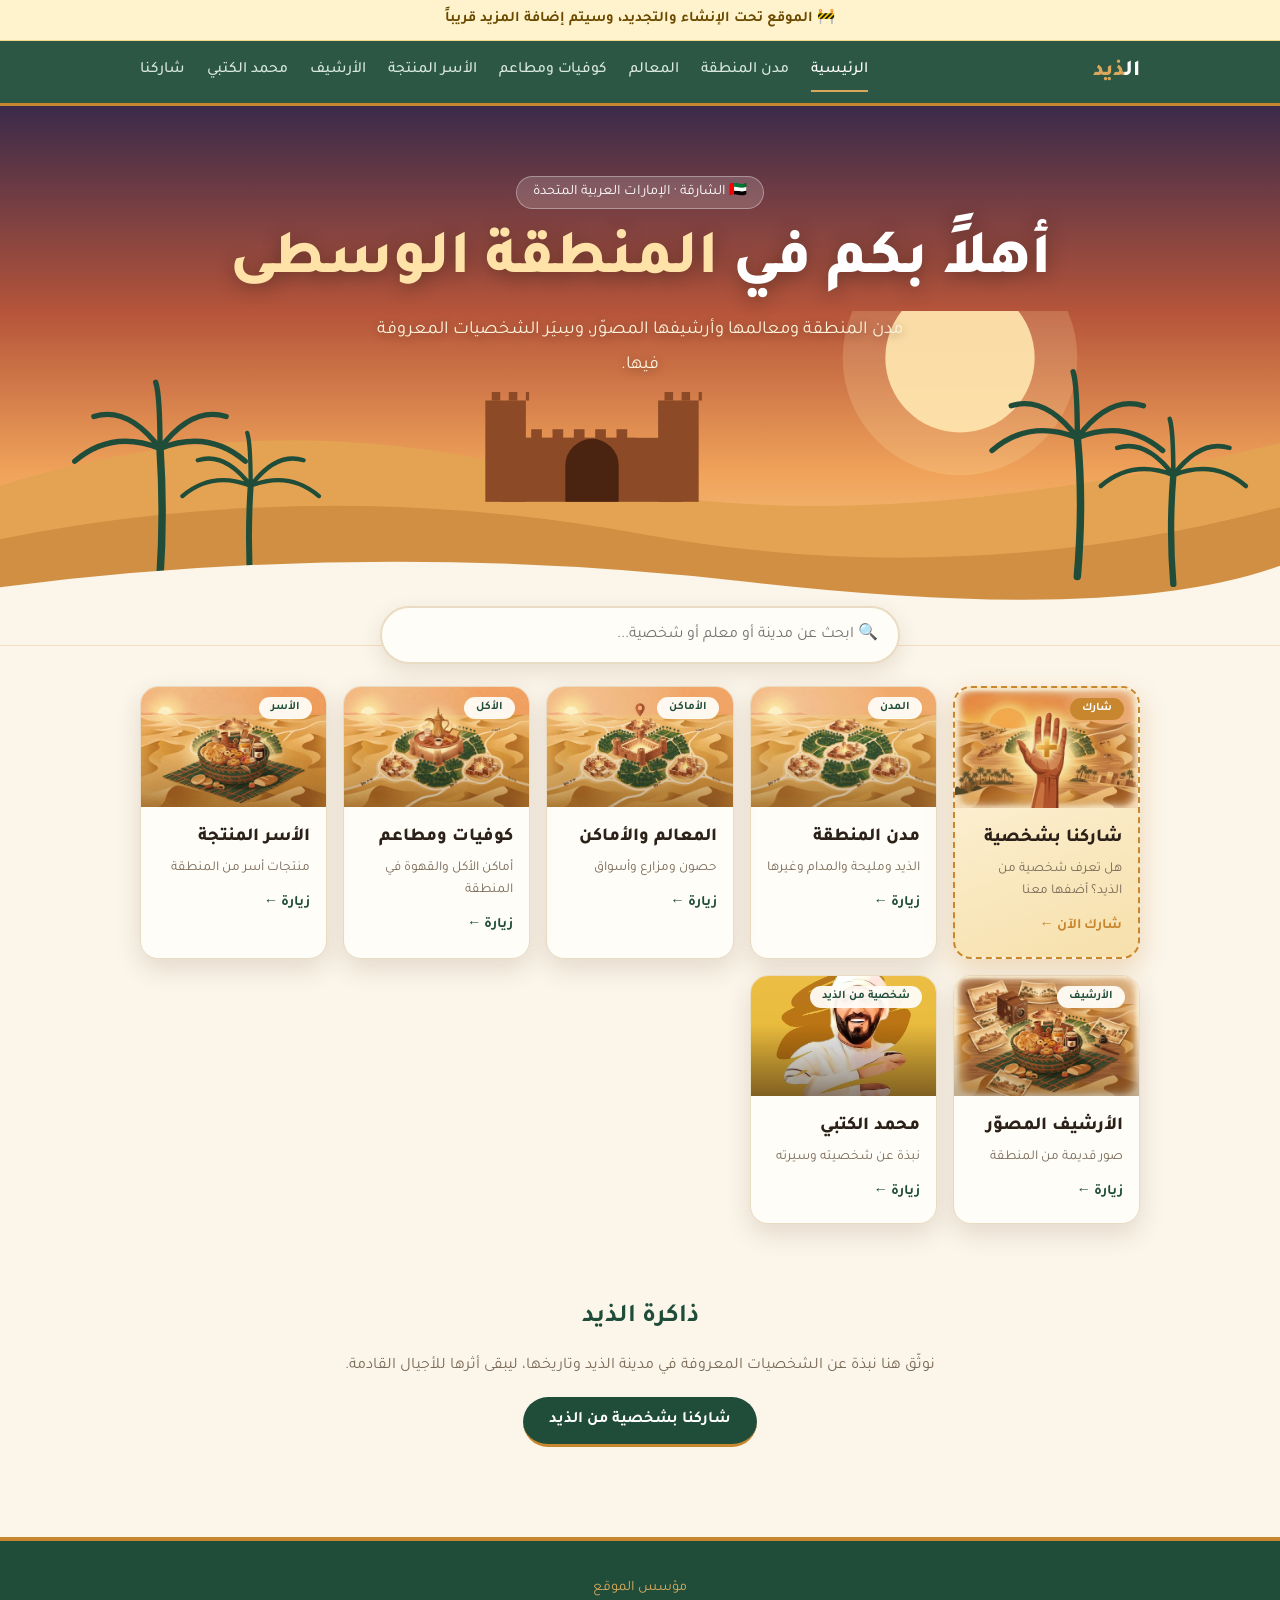
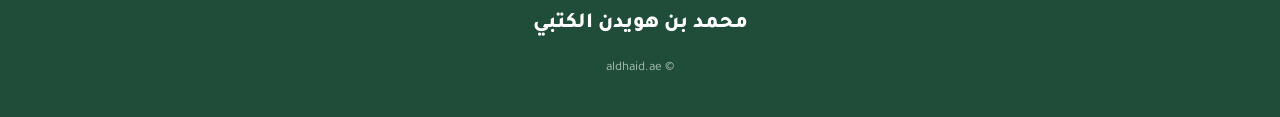
<file: index.html>
<!DOCTYPE html>
<html lang="ar" dir="rtl">
<head>
<meta charset="utf-8">
<meta name="viewport" content="width=device-width,initial-scale=1">
<title>الذيد | aldhaid.ae</title>
<meta name="description" content="موقع الذيد: مدينة الذيد وأهلها في مكان واحد">
<meta name="theme-color" content="#1f4d3a">
<link rel="preconnect" href="https://fonts.googleapis.com">
<link href="https://fonts.googleapis.com/css2?family=Tajawal:wght@400;500;700;800&display=swap" rel="stylesheet">
<link rel="stylesheet" href="style.css">
</head>
<body>
<div class="construction">🚧 الموقع تحت الإنشاء والتجديد، وسيتم إضافة المزيد قريباً</div>
<header class="site"><div class="wrap"><a class="logo" href="index.html">ال<span>ذيد</span></a><nav id="nav"></nav></div></header>

<section class="hero">
  <div class="text">
    <span class="badge">🇦🇪 الشارقة · الإمارات العربية المتحدة</span>
    <h1>أهلاً بكم في <em>المنطقة الوسطى</em></h1>
    <p>مدن المنطقة ومعالمها وأرشيفها المصوّر، وسِيَر الشخصيات المعروفة فيها.</p>
  </div>
  <svg class="scene" viewBox="0 0 1200 400" preserveAspectRatio="xMidYMax slice" aria-hidden="true">
  <circle cx="900" cy="130" r="70" fill="#ffe7b0" opacity=".9"/>
  <circle cx="900" cy="130" r="110" fill="#ffe7b0" opacity=".2"/>
  <path d="M0 250 Q250 170 520 240 T1200 210 V400 H0Z" fill="#e3a352"/>
  <g fill="#8c4a26">
    <rect x="470" y="205" width="170" height="60"/>
    <rect x="455" y="170" width="38" height="95"/><rect x="617" y="170" width="38" height="95"/>
    <path d="M455 170h6v-8h8v8h8v-8h8v8h8v-8h3v8z"/><path d="M617 170h6v-8h8v8h8v-8h8v8h8v-8h3v8z"/>
    <path d="M470 205h8v-8h10v8h10v-8h10v8h10v-8h10v8h10v-8h10v8h10v-8h10v8h10v-8h10v8h8v8H470z"/>
    <path d="M530 265v-34a25 25 0 0 1 50 0v34z" fill="#4a2410"/>
  </g>
  <path d="M0 300 Q300 240 600 295 T1200 270 V400 H0Z" fill="#d08f42"/>
  <g fill="#1f4d3a" stroke="#1f4d3a" stroke-linecap="round">
    <g transform="translate(150 215)"><path d="M0 120 Q4 60 0 0" stroke-width="7" fill="none"/><path d="M0 0 Q-45 -18 -80 12M0 0 Q-30 -40 -62 -30M0 0 Q0 -50 -4 -62M0 0 Q30 -40 62 -30M0 0 Q45 -18 80 12" stroke-width="5" fill="none"/></g>
    <g transform="translate(235 250) scale(.8)"><path d="M0 120 Q-4 60 0 0" stroke-width="7" fill="none"/><path d="M0 0 Q-45 -18 -80 12M0 0 Q-30 -40 -62 -30M0 0 Q0 -50 -4 -62M0 0 Q30 -40 62 -30M0 0 Q45 -18 80 12" stroke-width="5" fill="none"/></g>
    <g transform="translate(1010 205)"><path d="M0 130 Q6 60 0 0" stroke-width="7" fill="none"/><path d="M0 0 Q-45 -18 -80 12M0 0 Q-30 -40 -62 -30M0 0 Q0 -50 -4 -62M0 0 Q30 -40 62 -30M0 0 Q45 -18 80 12" stroke-width="5" fill="none"/></g>
    <g transform="translate(1100 240) scale(.85)"><path d="M0 120 Q-5 60 0 0" stroke-width="7" fill="none"/><path d="M0 0 Q-45 -18 -80 12M0 0 Q-30 -40 -62 -30M0 0 Q0 -50 -4 -62M0 0 Q30 -40 62 -30M0 0 Q45 -18 80 12" stroke-width="5" fill="none"/></g>
  </g>
  <path d="M0 345 Q350 300 700 340 T1200 325 V400 H0Z" fill="#fbf5ea"/>
</svg>
</section>

<main class="wrap sections">
  <div class="search"><input id="q" type="search" placeholder="🔍 ابحث عن مدينة أو معلم أو شخصية..." autocomplete="off"></div>
  <div class="grid" id="tiles"></div>
  <div class="grid" id="results" hidden></div>
  <p class="noresult" id="noresult" hidden>لا توجد نتائج مطابقة.</p>

  <section class="about">
    <h2>ذاكرة الذيد</h2>
    <p>نوثّق هنا نبذة عن الشخصيات المعروفة في مدينة الذيد وتاريخها، ليبقى أثرها للأجيال القادمة.</p>
    <a class="cta" href="participate.html">شاركنا بشخصية من الذيد</a>
  </section>
</main>

<footer class="founder">
  <div class="label">مؤسس الموقع</div>
  <div class="name">محمد بن هويدن الكتبي</div>
  <small>© aldhaid.ae</small>
</footer>
<script src="site.js"></script>
</body>
</html>
</file>
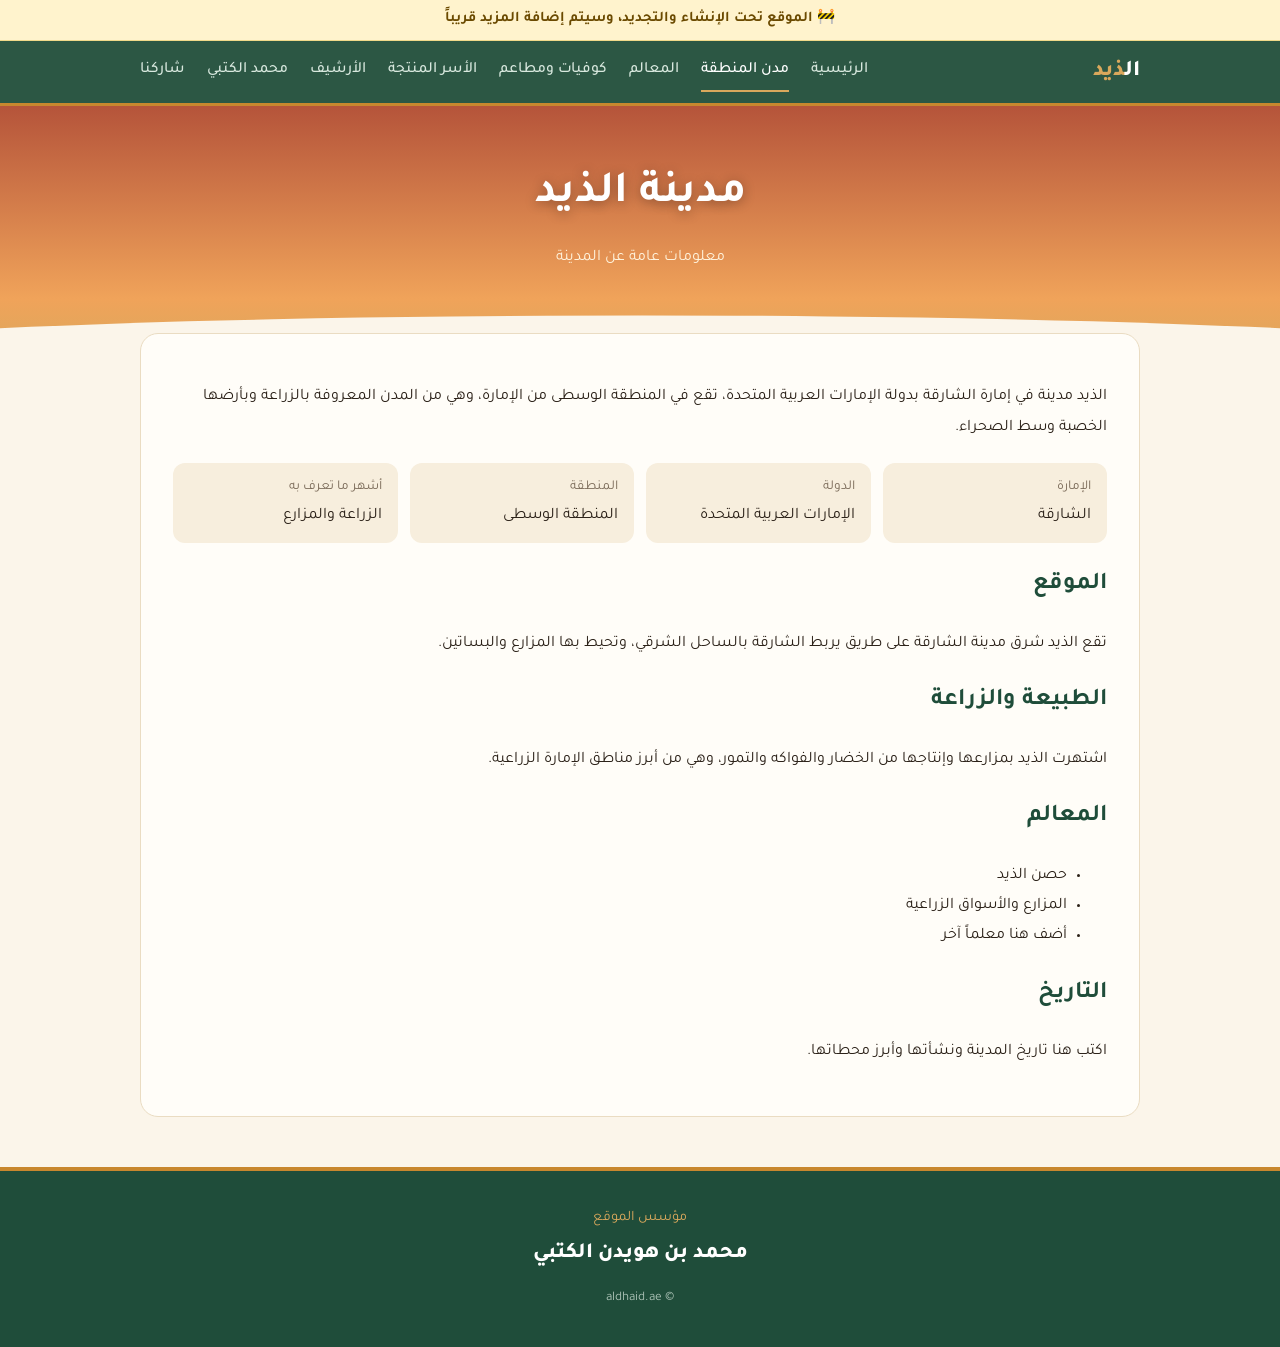
<file: aldhaid.html>
<!DOCTYPE html>
<html lang="ar" dir="rtl">
<head>
<meta charset="utf-8">
<meta name="viewport" content="width=device-width,initial-scale=1">
<title>مدينة الذيد | aldhaid.ae</title>
<meta name="description" content="معلومات عامة عن مدينة الذيد في إمارة الشارقة">
<link rel="preconnect" href="https://fonts.googleapis.com">
<link href="https://fonts.googleapis.com/css2?family=Tajawal:wght@400;500;700;800&display=swap" rel="stylesheet">
<link rel="stylesheet" href="style.css">
</head>
<body>
<div class="construction">🚧 الموقع تحت الإنشاء والتجديد، وسيتم إضافة المزيد قريباً</div>
<header class="site"><div class="wrap"><a class="logo" href="index.html">ال<span>ذيد</span></a><nav id="nav"></nav></div></header>
<section class="page-hero"><h1>مدينة الذيد</h1><p>معلومات عامة عن المدينة</p></section>
<main class="wrap">
<article>
  <p>الذيد مدينة في إمارة الشارقة بدولة الإمارات العربية المتحدة، تقع في المنطقة الوسطى من الإمارة، وهي من المدن المعروفة بالزراعة وبأرضها الخصبة وسط الصحراء.</p>
  <div class="facts">
    <div><b>الإمارة</b>الشارقة</div>
    <div><b>الدولة</b>الإمارات العربية المتحدة</div>
    <div><b>المنطقة</b>المنطقة الوسطى</div>
    <div><b>أشهر ما تعرف به</b>الزراعة والمزارع</div>
  </div>

  <h2>الموقع</h2>
  <p>تقع الذيد شرق مدينة الشارقة على طريق يربط الشارقة بالساحل الشرقي، وتحيط بها المزارع والبساتين.</p>

  <h2>الطبيعة والزراعة</h2>
  <p>اشتهرت الذيد بمزارعها وإنتاجها من الخضار والفواكه والتمور، وهي من أبرز مناطق الإمارة الزراعية.</p>

  <h2>المعالم</h2>
  <ul>
    <li>حصن الذيد</li>
    <li>المزارع والأسواق الزراعية</li>
    <li>أضف هنا معلماً آخر</li>
  </ul>

  <h2>التاريخ</h2>
  <p>اكتب هنا تاريخ المدينة ونشأتها وأبرز محطاتها.</p>
</article>
</main>
<footer class="founder">
  <div class="label">مؤسس الموقع</div>
  <div class="name">محمد بن هويدن الكتبي</div>
  <small>© aldhaid.ae</small>
</footer>
<script src="site.js"></script>
</body>
</html>
</file>
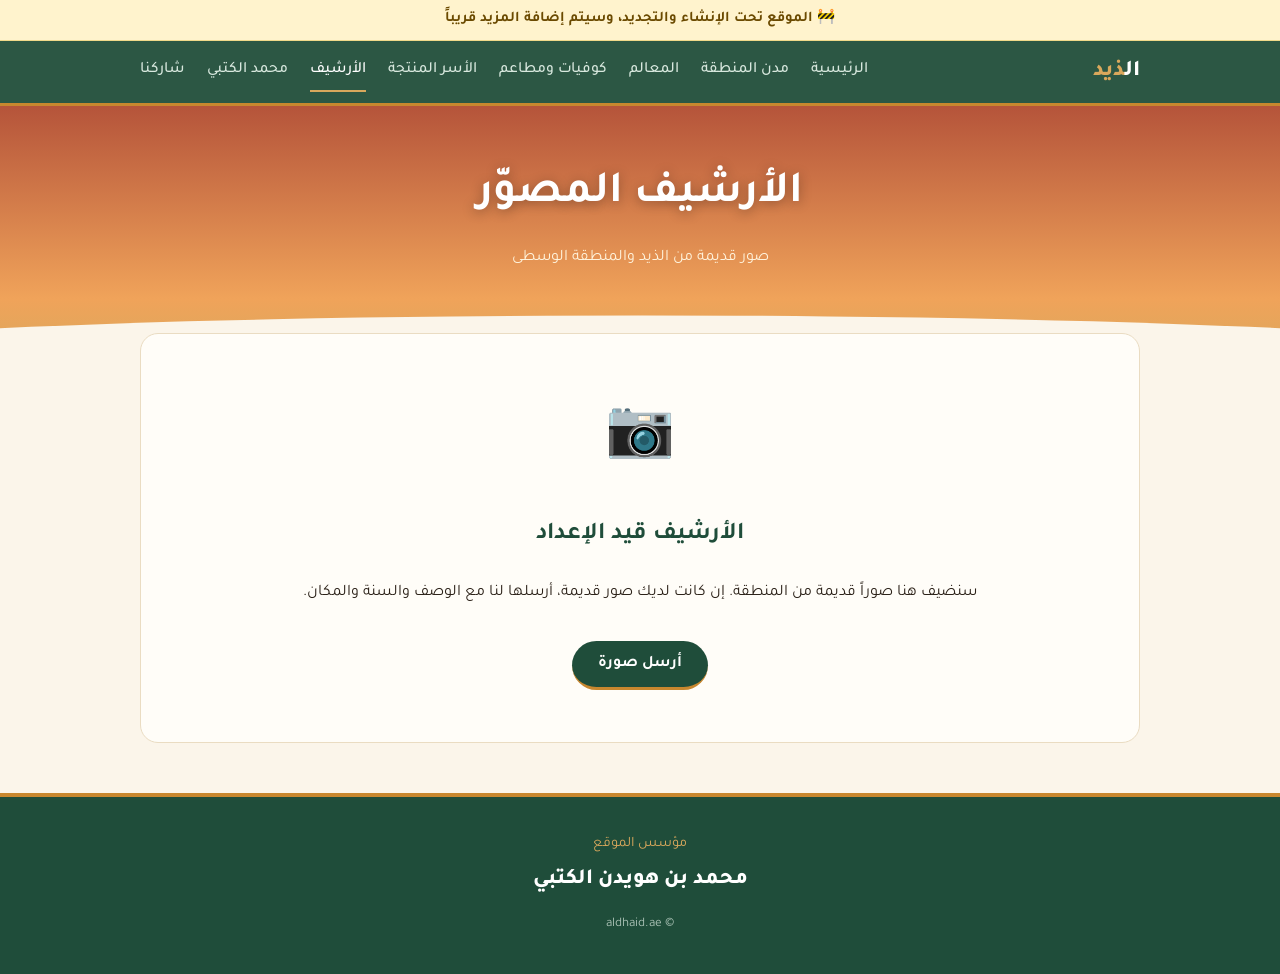
<file: archive.html>
<!DOCTYPE html>
<html lang="ar" dir="rtl">
<head>
<meta charset="utf-8">
<meta name="viewport" content="width=device-width,initial-scale=1">
<title>الأرشيف المصوّر | aldhaid.ae</title>
<meta name="description" content="صور قديمة من المنطقة الوسطى">
<link rel="preconnect" href="https://fonts.googleapis.com">
<link href="https://fonts.googleapis.com/css2?family=Tajawal:wght@400;500;700;800&display=swap" rel="stylesheet">
<link rel="stylesheet" href="style.css">
</head>
<body>
<div class="construction">🚧 الموقع تحت الإنشاء والتجديد، وسيتم إضافة المزيد قريباً</div>
<header class="site"><div class="wrap"><a class="logo" href="index.html">ال<span>ذيد</span></a><nav id="nav"></nav></div></header>
<section class="page-hero"><h1>الأرشيف المصوّر</h1><p>صور قديمة من الذيد والمنطقة الوسطى</p></section>
<main class="wrap">
<article>
  <div class="empty" id="archive-empty" hidden>
    <div class="big">📷</div>
    <h2>الأرشيف قيد الإعداد</h2>
    <p>سنضيف هنا صوراً قديمة من المنطقة. إن كانت لديك صور قديمة، أرسلها لنا مع الوصف والسنة والمكان.</p>
    <a class="cta" href="participate.html">أرسل صورة</a>
  </div>
  <div class="gallery" id="gallery"></div>
</article>
<div class="lightbox" id="lightbox" hidden><img alt=""><p></p></div>
</main>
<footer class="founder">
  <div class="label">مؤسس الموقع</div>
  <div class="name">محمد بن هويدن الكتبي</div>
  <small>© aldhaid.ae</small>
</footer>
<script src="site.js"></script>
</body>
</html>
</file>
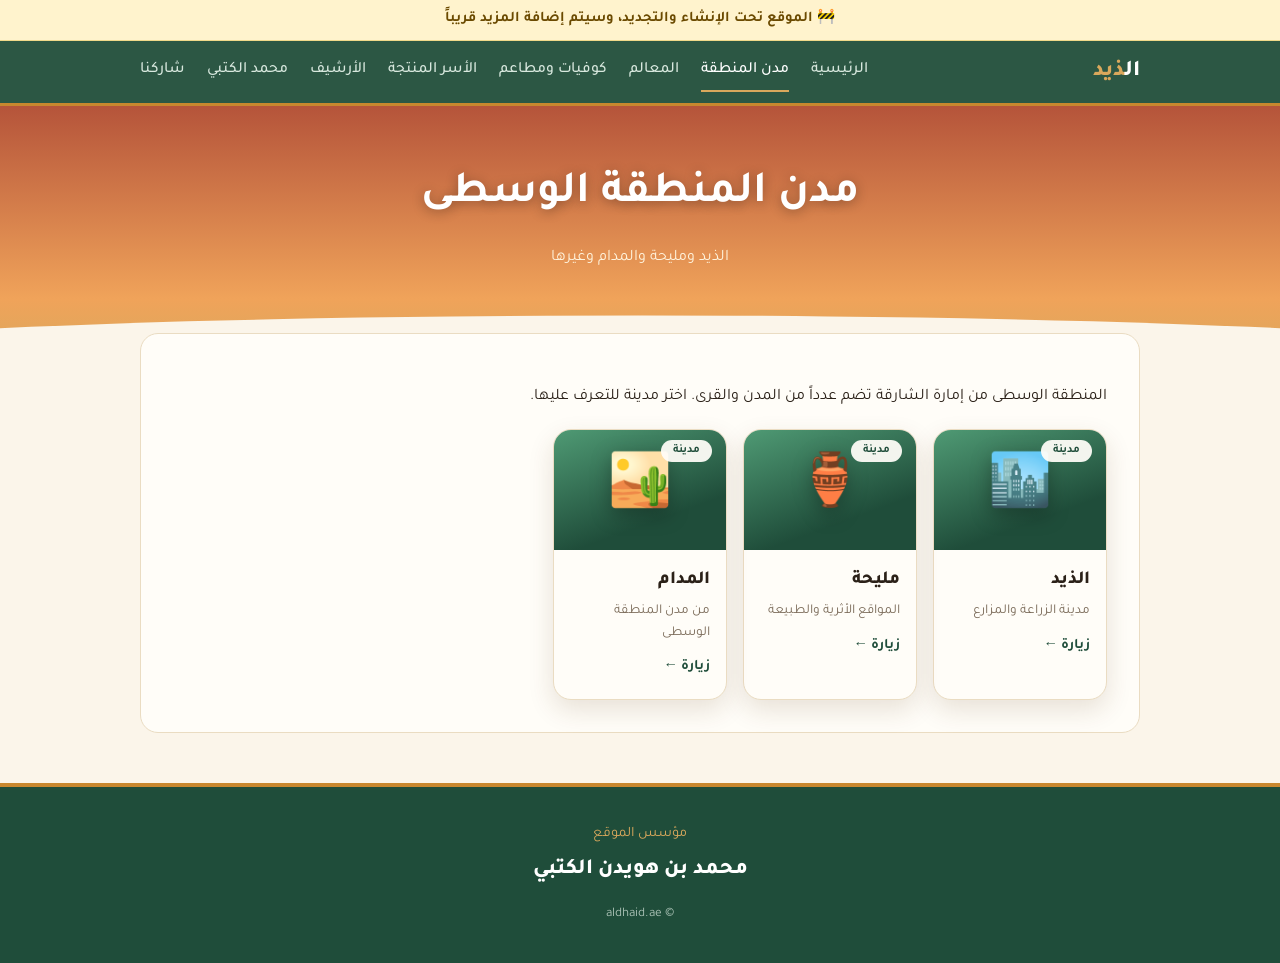
<file: cities.html>
<!DOCTYPE html>
<html lang="ar" dir="rtl">
<head>
<meta charset="utf-8">
<meta name="viewport" content="width=device-width,initial-scale=1">
<title>مدن المنطقة الوسطى | aldhaid.ae</title>
<meta name="description" content="مدن المنطقة الوسطى في إمارة الشارقة">
<link rel="preconnect" href="https://fonts.googleapis.com">
<link href="https://fonts.googleapis.com/css2?family=Tajawal:wght@400;500;700;800&display=swap" rel="stylesheet">
<link rel="stylesheet" href="style.css">
</head>
<body>
<div class="construction">🚧 الموقع تحت الإنشاء والتجديد، وسيتم إضافة المزيد قريباً</div>
<header class="site"><div class="wrap"><a class="logo" href="index.html">ال<span>ذيد</span></a><nav id="nav"></nav></div></header>
<section class="page-hero"><h1>مدن المنطقة الوسطى</h1><p>الذيد ومليحة والمدام وغيرها</p></section>
<main class="wrap">
<article>
  <p>المنطقة الوسطى من إمارة الشارقة تضم عدداً من المدن والقرى. اختر مدينة للتعرف عليها.</p>
  <div class="grid" id="cities"></div>
</article>
</main>
<footer class="founder">
  <div class="label">مؤسس الموقع</div>
  <div class="name">محمد بن هويدن الكتبي</div>
  <small>© aldhaid.ae</small>
</footer>
<script src="site.js"></script>
</body>
</html>
</file>
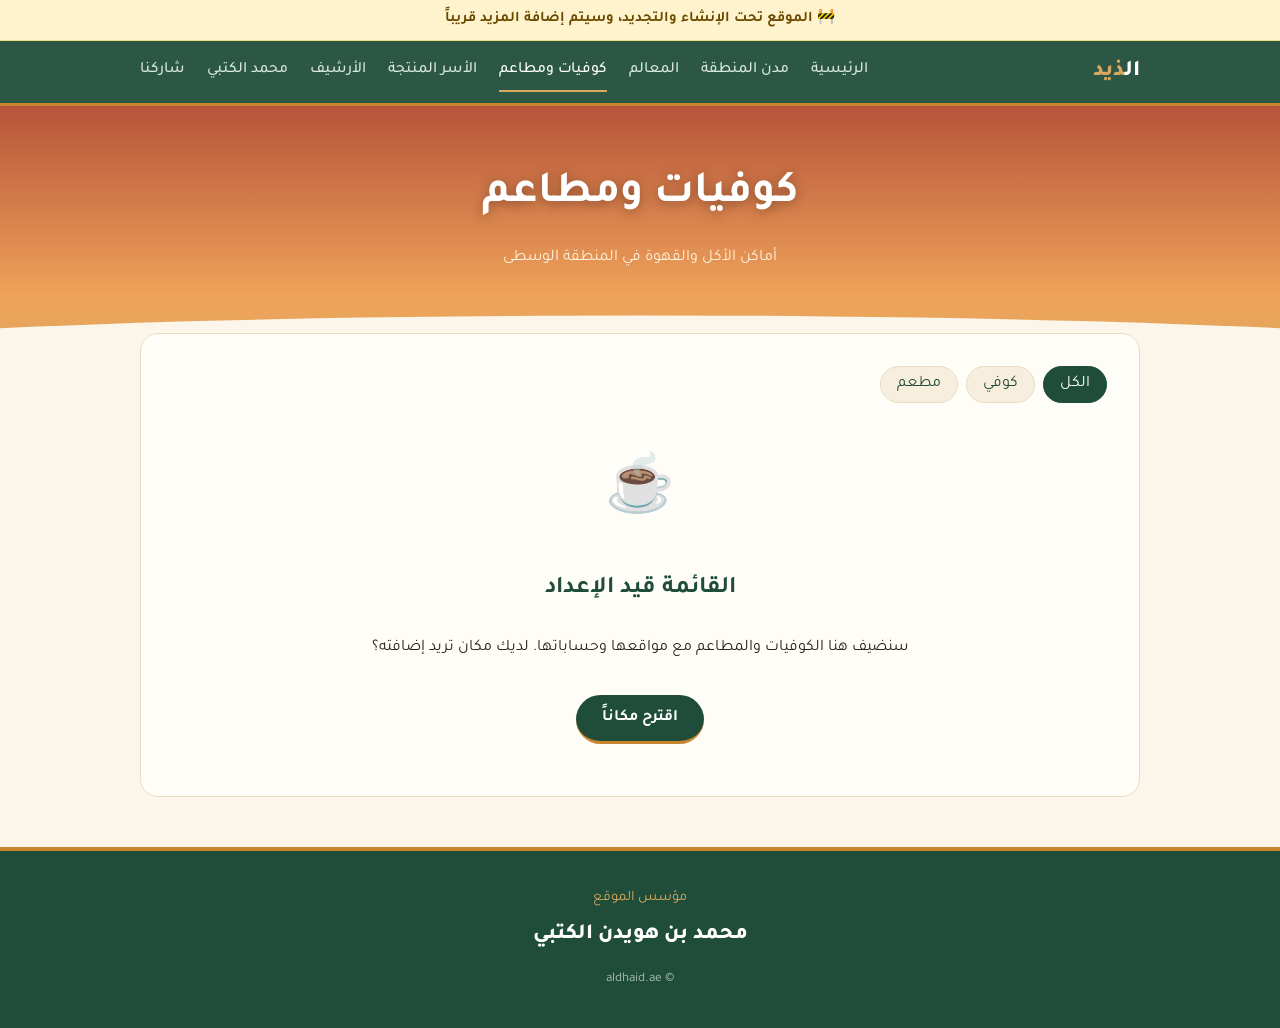
<file: eateries.html>
<!DOCTYPE html>
<html lang="ar" dir="rtl">
<head>
<meta charset="utf-8">
<meta name="viewport" content="width=device-width,initial-scale=1">
<title>كوفيات ومطاعم | aldhaid.ae</title>
<meta name="description" content="كوفيات ومطاعم الذيد والمنطقة الوسطى">
<link rel="preconnect" href="https://fonts.googleapis.com">
<link href="https://fonts.googleapis.com/css2?family=Tajawal:wght@400;500;700;800&display=swap" rel="stylesheet">
<link rel="stylesheet" href="style.css">
</head>
<body>
<div class="construction">🚧 الموقع تحت الإنشاء والتجديد، وسيتم إضافة المزيد قريباً</div>
<header class="site"><div class="wrap"><a class="logo" href="index.html">ال<span>ذيد</span></a><nav id="nav"></nav></div></header>
<section class="page-hero"><h1>كوفيات ومطاعم</h1><p>أماكن الأكل والقهوة في المنطقة الوسطى</p></section>
<main class="wrap">
<article>
  <div class="chips" id="chips"></div>
  <div class="grid" id="eateries"></div>
  <div class="empty" id="eat-empty" hidden>
    <div class="big">☕</div>
    <h2>القائمة قيد الإعداد</h2>
    <p>سنضيف هنا الكوفيات والمطاعم مع مواقعها وحساباتها. لديك مكان تريد إضافته؟</p>
    <a class="cta" href="participate.html">اقترح مكاناً</a>
  </div>
</article>
</main>
<footer class="founder">
  <div class="label">مؤسس الموقع</div>
  <div class="name">محمد بن هويدن الكتبي</div>
  <small>© aldhaid.ae</small>
</footer>
<script src="site.js"></script>
</body>
</html>
</file>
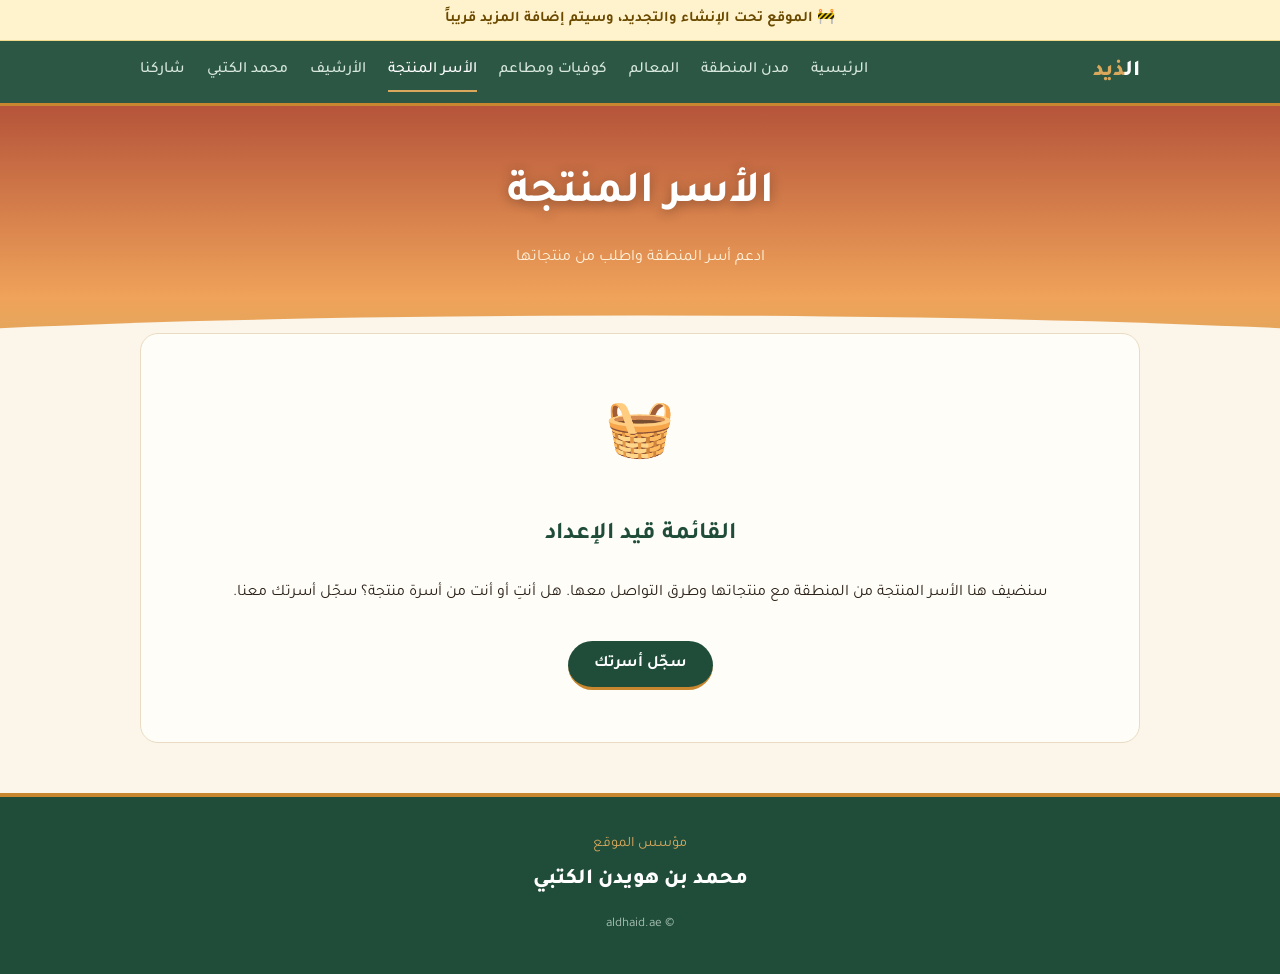
<file: families.html>
<!DOCTYPE html>
<html lang="ar" dir="rtl">
<head>
<meta charset="utf-8">
<meta name="viewport" content="width=device-width,initial-scale=1">
<title>الأسر المنتجة | aldhaid.ae</title>
<meta name="description" content="الأسر المنتجة في الذيد والمنطقة الوسطى">
<link rel="preconnect" href="https://fonts.googleapis.com">
<link href="https://fonts.googleapis.com/css2?family=Tajawal:wght@400;500;700;800&display=swap" rel="stylesheet">
<link rel="stylesheet" href="style.css">
</head>
<body>
<div class="construction">🚧 الموقع تحت الإنشاء والتجديد، وسيتم إضافة المزيد قريباً</div>
<header class="site"><div class="wrap"><a class="logo" href="index.html">ال<span>ذيد</span></a><nav id="nav"></nav></div></header>
<section class="page-hero"><h1>الأسر المنتجة</h1><p>ادعم أسر المنطقة واطلب من منتجاتها</p></section>
<main class="wrap">
<article>
  <div class="chips" id="chips"></div>
  <div class="grid" id="families"></div>
  <div class="empty" id="fam-empty" hidden>
    <div class="big">🧺</div>
    <h2>القائمة قيد الإعداد</h2>
    <p>سنضيف هنا الأسر المنتجة من المنطقة مع منتجاتها وطرق التواصل معها. هل أنتِ أو أنت من أسرة منتجة؟ سجّل أسرتك معنا.</p>
    <a class="cta" href="participate.html">سجّل أسرتك</a>
  </div>
</article>
</main>
<footer class="founder">
  <div class="label">مؤسس الموقع</div>
  <div class="name">محمد بن هويدن الكتبي</div>
  <small>© aldhaid.ae</small>
</footer>
<script src="site.js"></script>
</body>
</html>
</file>
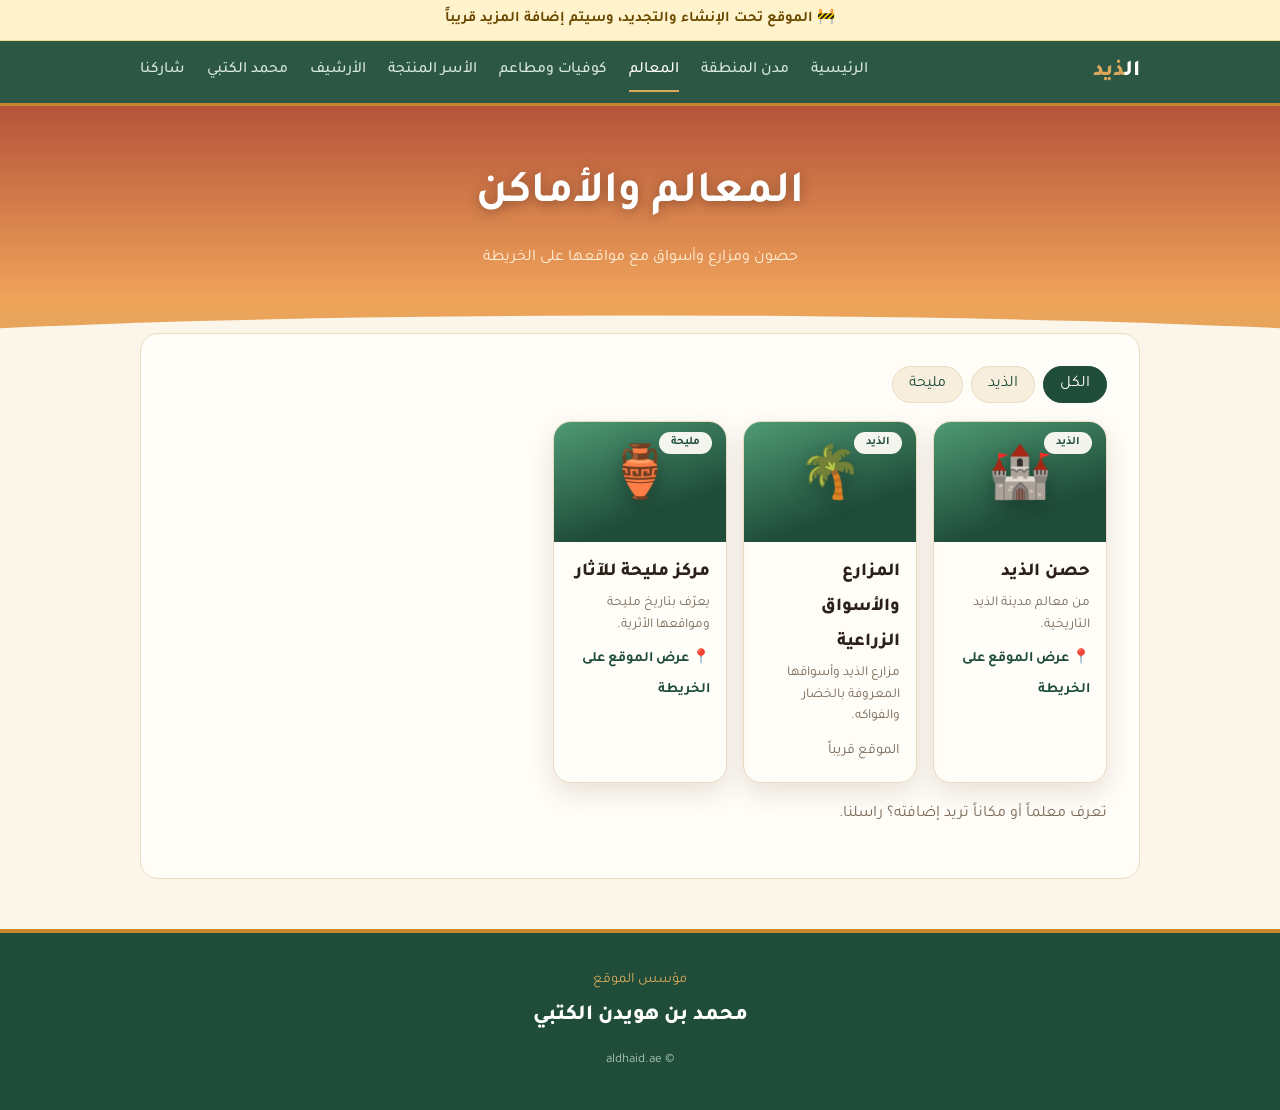
<file: landmarks.html>
<!DOCTYPE html>
<html lang="ar" dir="rtl">
<head>
<meta charset="utf-8">
<meta name="viewport" content="width=device-width,initial-scale=1">
<title>المعالم والأماكن | aldhaid.ae</title>
<meta name="description" content="معالم وأماكن المنطقة الوسطى مع مواقعها على الخريطة">
<link rel="preconnect" href="https://fonts.googleapis.com">
<link href="https://fonts.googleapis.com/css2?family=Tajawal:wght@400;500;700;800&display=swap" rel="stylesheet">
<link rel="stylesheet" href="style.css">
</head>
<body>
<div class="construction">🚧 الموقع تحت الإنشاء والتجديد، وسيتم إضافة المزيد قريباً</div>
<header class="site"><div class="wrap"><a class="logo" href="index.html">ال<span>ذيد</span></a><nav id="nav"></nav></div></header>
<section class="page-hero"><h1>المعالم والأماكن</h1><p>حصون ومزارع وأسواق مع مواقعها على الخريطة</p></section>
<main class="wrap">
<article>
  <div class="chips" id="chips"></div>
  <div class="grid" id="landmarks"></div>
  <p class="soon">تعرف معلماً أو مكاناً تريد إضافته؟ <a href="participate.html">راسلنا</a>.</p>
</article>
</main>
<footer class="founder">
  <div class="label">مؤسس الموقع</div>
  <div class="name">محمد بن هويدن الكتبي</div>
  <small>© aldhaid.ae</small>
</footer>
<script src="site.js"></script>
</body>
</html>
</file>
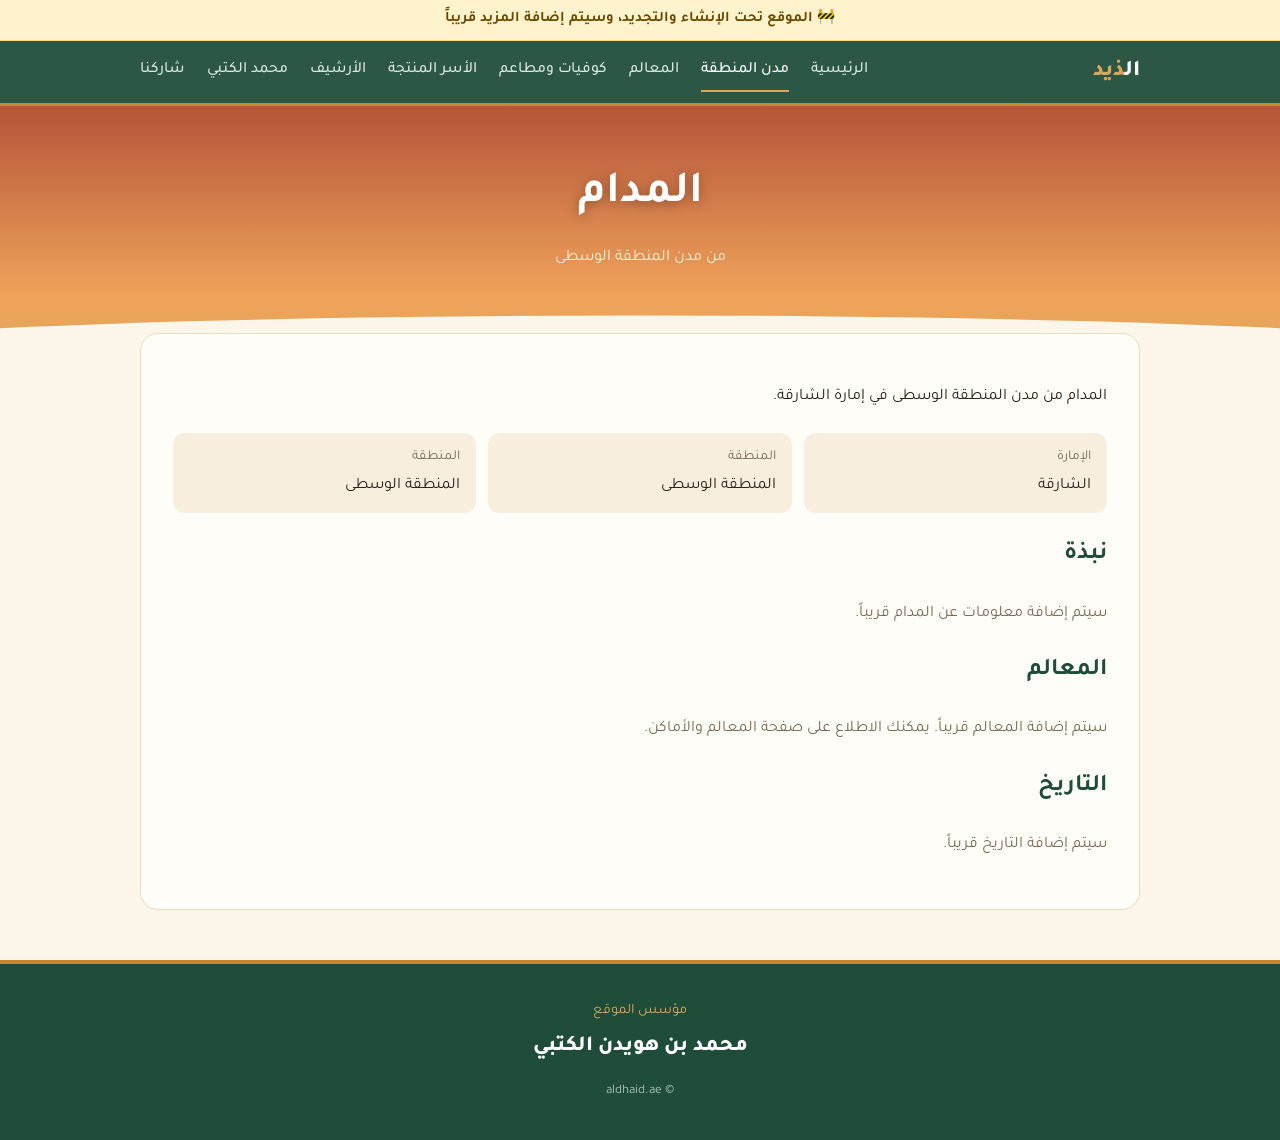
<file: madam.html>
<!DOCTYPE html>
<html lang="ar" dir="rtl">
<head>
<meta charset="utf-8">
<meta name="viewport" content="width=device-width,initial-scale=1">
<title>المدام | aldhaid.ae</title>
<meta name="description" content="معلومات عن المدام في المنطقة الوسطى">
<link rel="preconnect" href="https://fonts.googleapis.com">
<link href="https://fonts.googleapis.com/css2?family=Tajawal:wght@400;500;700;800&display=swap" rel="stylesheet">
<link rel="stylesheet" href="style.css">
</head>
<body>
<div class="construction">🚧 الموقع تحت الإنشاء والتجديد، وسيتم إضافة المزيد قريباً</div>
<header class="site"><div class="wrap"><a class="logo" href="index.html">ال<span>ذيد</span></a><nav id="nav"></nav></div></header>
<section class="page-hero"><h1>المدام</h1><p>من مدن المنطقة الوسطى</p></section>
<main class="wrap">
<article>
  <p>المدام من مدن المنطقة الوسطى في إمارة الشارقة.</p>
  <div class="facts">
    <div><b>الإمارة</b>الشارقة</div>
    <div><b>المنطقة</b>المنطقة الوسطى</div>
    <div><b>المنطقة</b>المنطقة الوسطى</div>
  </div>
  <h2>نبذة</h2>
  <p class="soon">سيتم إضافة معلومات عن المدام قريباً.</p>
  <h2>المعالم</h2>
  <p class="soon">سيتم إضافة المعالم قريباً. يمكنك الاطلاع على <a href="landmarks.html">صفحة المعالم والأماكن</a>.</p>
  <h2>التاريخ</h2>
  <p class="soon">سيتم إضافة التاريخ قريباً.</p>
</article>
</main>
<footer class="founder">
  <div class="label">مؤسس الموقع</div>
  <div class="name">محمد بن هويدن الكتبي</div>
  <small>© aldhaid.ae</small>
</footer>
<script src="site.js"></script>
</body>
</html>
</file>
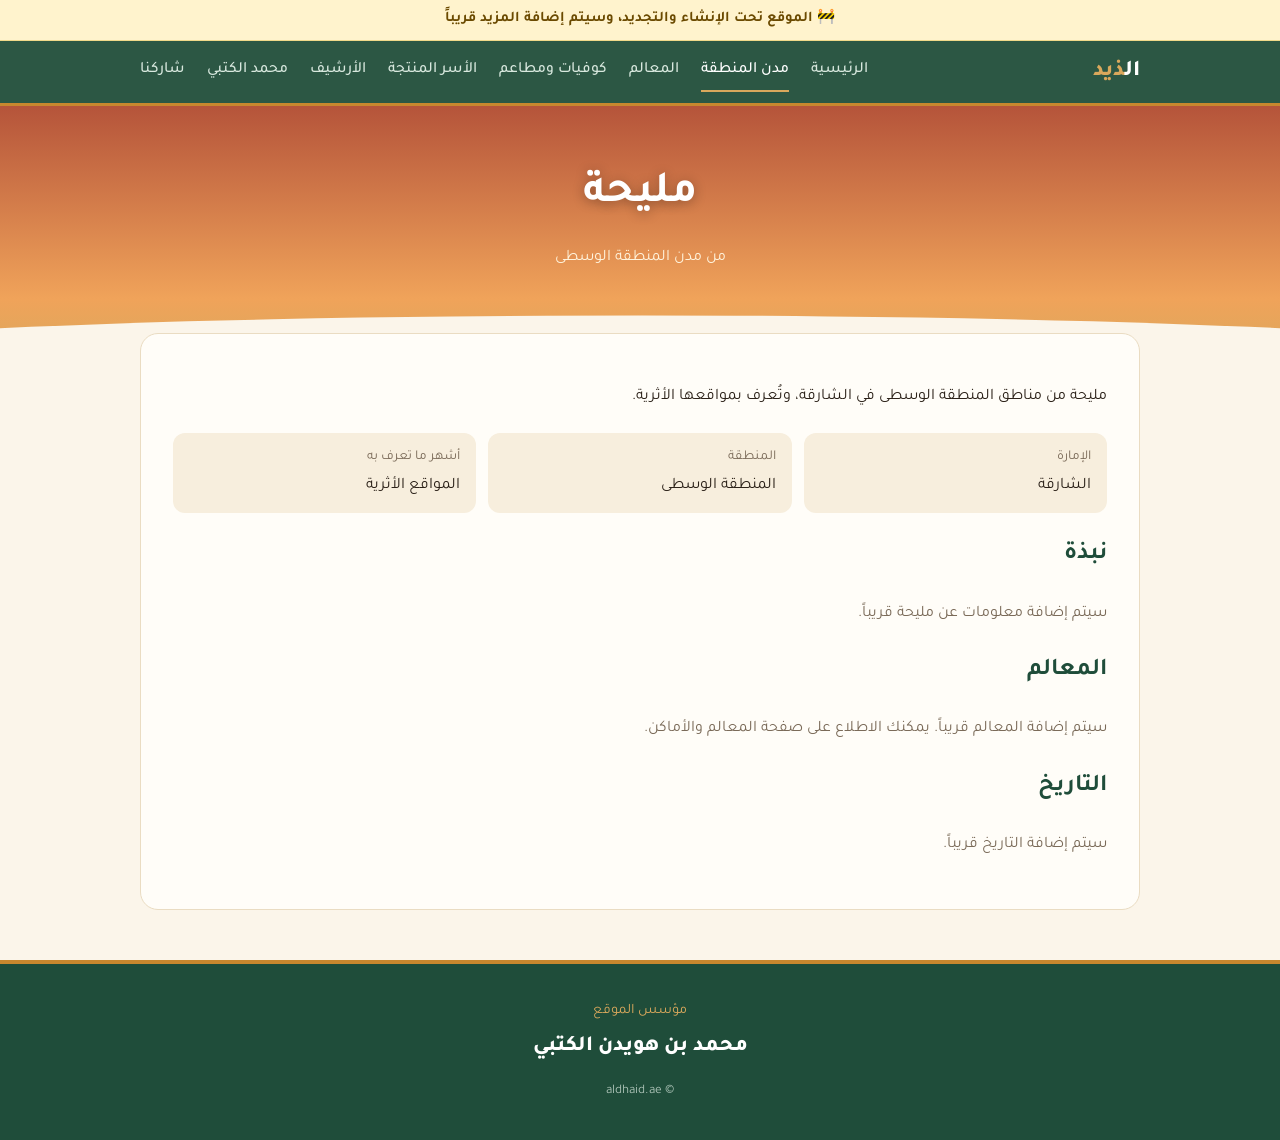
<file: mleiha.html>
<!DOCTYPE html>
<html lang="ar" dir="rtl">
<head>
<meta charset="utf-8">
<meta name="viewport" content="width=device-width,initial-scale=1">
<title>مليحة | aldhaid.ae</title>
<meta name="description" content="معلومات عن مليحة في المنطقة الوسطى">
<link rel="preconnect" href="https://fonts.googleapis.com">
<link href="https://fonts.googleapis.com/css2?family=Tajawal:wght@400;500;700;800&display=swap" rel="stylesheet">
<link rel="stylesheet" href="style.css">
</head>
<body>
<div class="construction">🚧 الموقع تحت الإنشاء والتجديد، وسيتم إضافة المزيد قريباً</div>
<header class="site"><div class="wrap"><a class="logo" href="index.html">ال<span>ذيد</span></a><nav id="nav"></nav></div></header>
<section class="page-hero"><h1>مليحة</h1><p>من مدن المنطقة الوسطى</p></section>
<main class="wrap">
<article>
  <p>مليحة من مناطق المنطقة الوسطى في الشارقة، وتُعرف بمواقعها الأثرية.</p>
  <div class="facts">
    <div><b>الإمارة</b>الشارقة</div>
    <div><b>المنطقة</b>المنطقة الوسطى</div>
    <div><b>أشهر ما تعرف به</b>المواقع الأثرية</div>
  </div>
  <h2>نبذة</h2>
  <p class="soon">سيتم إضافة معلومات عن مليحة قريباً.</p>
  <h2>المعالم</h2>
  <p class="soon">سيتم إضافة المعالم قريباً. يمكنك الاطلاع على <a href="landmarks.html">صفحة المعالم والأماكن</a>.</p>
  <h2>التاريخ</h2>
  <p class="soon">سيتم إضافة التاريخ قريباً.</p>
</article>
</main>
<footer class="founder">
  <div class="label">مؤسس الموقع</div>
  <div class="name">محمد بن هويدن الكتبي</div>
  <small>© aldhaid.ae</small>
</footer>
<script src="site.js"></script>
</body>
</html>
</file>
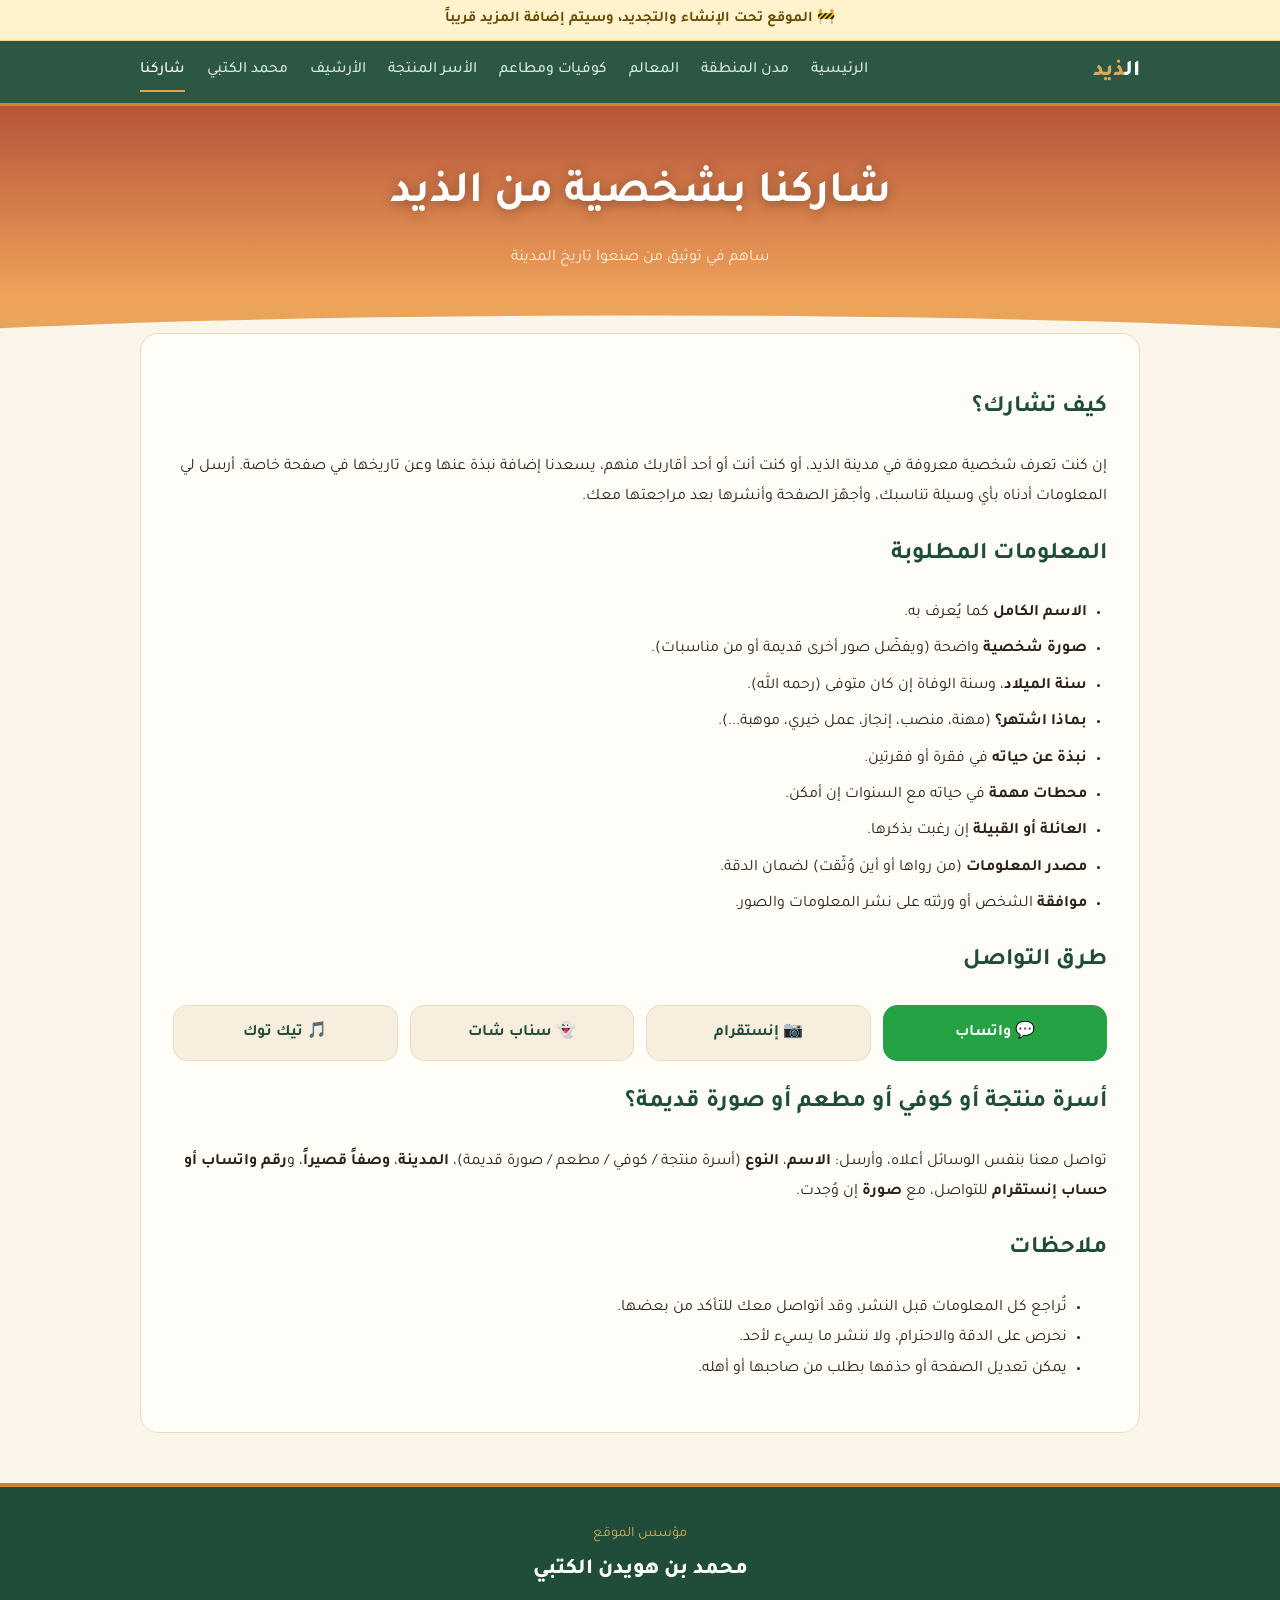
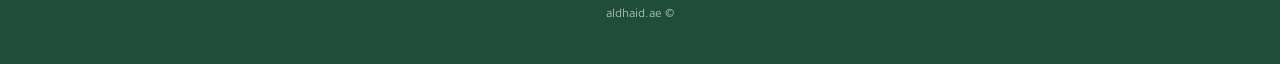
<file: participate.html>
<!DOCTYPE html>
<html lang="ar" dir="rtl">
<head>
<meta charset="utf-8">
<meta name="viewport" content="width=device-width,initial-scale=1">
<title>شاركنا بشخصية | aldhaid.ae</title>
<meta name="description" content="شارك بإضافة شخصية معروفة من الذيد إلى الموقع">
<link rel="preconnect" href="https://fonts.googleapis.com">
<link href="https://fonts.googleapis.com/css2?family=Tajawal:wght@400;500;700;800&display=swap" rel="stylesheet">
<link rel="stylesheet" href="style.css">
</head>
<body>
<div class="construction">🚧 الموقع تحت الإنشاء والتجديد، وسيتم إضافة المزيد قريباً</div>
<header class="site"><div class="wrap"><a class="logo" href="index.html">ال<span>ذيد</span></a><nav id="nav"></nav></div></header>
<section class="page-hero"><h1>شاركنا بشخصية من الذيد</h1><p>ساهم في توثيق من صنعوا تاريخ المدينة</p></section>
<main class="wrap">
<article>
  <h2>كيف تشارك؟</h2>
  <p>إن كنت تعرف شخصية معروفة في مدينة الذيد، أو كنت أنت أو أحد أقاربك منهم، يسعدنا إضافة نبذة عنها وعن تاريخها في صفحة خاصة. أرسل لي المعلومات أدناه بأي وسيلة تناسبك، وأجهّز الصفحة وأنشرها بعد مراجعتها معك.</p>

  <h2>المعلومات المطلوبة</h2>
  <ul class="checklist">
    <li><b>الاسم الكامل</b> كما يُعرف به.</li>
    <li><b>صورة شخصية</b> واضحة (ويفضّل صور أخرى قديمة أو من مناسبات).</li>
    <li><b>سنة الميلاد</b>، وسنة الوفاة إن كان متوفى (رحمه الله).</li>
    <li><b>بماذا اشتهر؟</b> (مهنة، منصب، إنجاز، عمل خيري، موهبة...).</li>
    <li><b>نبذة عن حياته</b> في فقرة أو فقرتين.</li>
    <li><b>محطات مهمة</b> في حياته مع السنوات إن أمكن.</li>
    <li><b>العائلة أو القبيلة</b> إن رغبت بذكرها.</li>
    <li><b>مصدر المعلومات</b> (من رواها أو أين وُثّقت) لضمان الدقة.</li>
    <li><b>موافقة</b> الشخص أو ورثته على نشر المعلومات والصور.</li>
  </ul>

  <h2>طرق التواصل</h2>
  <div class="contact">
    <a class="c wa" href="https://wa.me/971556080700?text=السلام%20عليكم،%20أرغب%20بالمشاركة%20بإضافة%20شخصية%20من%20الذيد%20إلى%20موقع%20aldhaid.ae" target="_blank" rel="noopener">💬 واتساب</a>
    <a class="c" href="https://instagram.com/NCC" target="_blank" rel="noopener">📷 إنستقرام</a>
    <a class="c" href="https://snapchat.com/add/dxb.6" target="_blank" rel="noopener">👻 سناب شات</a>
    <a class="c" href="https://tiktok.com/@alketbi.travel" target="_blank" rel="noopener">🎵 تيك توك</a>
  </div>

  <h2>أسرة منتجة أو كوفي أو مطعم أو صورة قديمة؟</h2>
  <p>تواصل معنا بنفس الوسائل أعلاه، وأرسل: <b>الاسم</b>، <b>النوع</b> (أسرة منتجة / كوفي / مطعم / صورة قديمة)، <b>المدينة</b>، <b>وصفاً قصيراً</b>، و<b>رقم واتساب أو حساب إنستقرام</b> للتواصل، مع <b>صورة</b> إن وُجدت.</p>

  <h2>ملاحظات</h2>
  <ul>
    <li>تُراجع كل المعلومات قبل النشر، وقد أتواصل معك للتأكد من بعضها.</li>
    <li>نحرص على الدقة والاحترام، ولا ننشر ما يسيء لأحد.</li>
    <li>يمكن تعديل الصفحة أو حذفها بطلب من صاحبها أو أهله.</li>
  </ul>
</article>
</main>
<footer class="founder">
  <div class="label">مؤسس الموقع</div>
  <div class="name">محمد بن هويدن الكتبي</div>
  <small>© aldhaid.ae</small>
</footer>
<script src="site.js"></script>
</body>
</html>
</file>
<file: style.css>
/* ألوان مستوحاة من الذيد: رمال الصحراء، نخيل المزارع، ذهب الغروب */
:root{--sand:#f7eedd;--sand2:#ecd9b4;--dune:#d9a85c;--gold:#c8872e;--palm:#1f4d3a;--palm2:#2f7355;--night:#2b1a10;--bg:#fbf5ea;--ink:#2b2118;--muted:#7a6a58;--card:#fffdf8;--line:#eadcc2}
*{box-sizing:border-box}
html{scroll-behavior:smooth}
body{margin:0;font-family:"Tajawal","Segoe UI",Tahoma,sans-serif;background:var(--bg);color:var(--ink);line-height:1.9}
a{color:inherit;text-decoration:none}
.wrap{max-width:1040px;margin:0 auto;padding:0 20px}

header.site{position:sticky;top:0;z-index:20;background:rgba(31,77,58,.94);backdrop-filter:blur(8px);border-bottom:3px solid var(--gold)}
header.site .wrap{display:flex;justify-content:space-between;align-items:center;height:62px}
.logo{color:#fff;font-weight:800;font-size:1.4rem}
.logo span{color:var(--dune)}
nav a{color:#d8e8de;margin-inline-start:22px;font-weight:500;font-size:.98rem;padding:4px 0;border-bottom:2px solid transparent}
nav a:hover,nav a.active{color:#fff;border-color:var(--dune)}

/* الواجهة: غروب فوق كثبان ونخيل وحصن */
.hero{position:relative;overflow:hidden;color:#fff;text-align:center;padding:70px 20px 0;min-height:540px;
  background:linear-gradient(180deg,#3b2a4a 0%,#b5543a 38%,#f0a35a 68%,#f8d9a0 100%)}
.hero .text{position:relative;z-index:2}
.hero .badge{display:inline-block;background:rgba(255,255,255,.16);border:1px solid rgba(255,255,255,.35);border-radius:30px;padding:2px 16px;font-size:.9rem;margin-bottom:14px}
.hero h1{margin:0 0 10px;font-size:clamp(2.3rem,6vw,3.9rem);font-weight:800;line-height:1.3;text-shadow:0 3px 18px rgba(43,26,16,.45)}
.hero h1 em{font-style:normal;color:#ffe2a8}
.hero p{margin:0 auto;max-width:560px;font-size:1.15rem;color:#fff3dc;text-shadow:0 2px 10px rgba(43,26,16,.4)}
.hero svg.scene{position:absolute;inset:auto 0 0 0;width:100%;height:62%;min-height:260px}

.page-hero{background:linear-gradient(180deg,#b5543a,#f0a35a 75%,var(--dune));color:#fff;text-align:center;padding:46px 20px 90px;position:relative;overflow:hidden}
.page-hero h1{margin:0;font-size:clamp(1.9rem,5vw,2.8rem);text-shadow:0 2px 12px rgba(43,26,16,.4)}
.page-hero p{margin:6px 0 0;color:#fff3dc}
.page-hero::after{content:"";position:absolute;inset:auto 0 -2px 0;height:50px;background:var(--bg);clip-path:ellipse(75% 100% at 50% 100%)}
.page-hero + main{margin-top:-30px;position:relative;z-index:2}

.sections{margin-top:-40px;position:relative;z-index:2;padding-bottom:10px}
.sections h2.section{margin:46px 0 18px;font-size:1.5rem;font-weight:800;color:var(--palm);border-inline-start:5px solid var(--gold);padding-inline-start:12px}
.grid{display:grid;grid-template-columns:repeat(auto-fill,minmax(170px,1fr));gap:16px}
.tile{display:flex;flex-direction:column;background:var(--card);border:1px solid var(--line);border-radius:18px;overflow:hidden;box-shadow:0 10px 26px rgba(92,58,20,.14);transition:transform .25s,box-shadow .25s}
.tile:hover{transform:translateY(-6px);box-shadow:0 22px 48px rgba(92,58,20,.24)}
.tile .cover{height:120px;display:flex;align-items:center;justify-content:center;position:relative;background-size:cover;background-position:center top}
.tile .cover.place{background:linear-gradient(160deg,#4f9a74,var(--palm) 70%)}
.tile .cover.place .icon{font-size:3.2rem;filter:drop-shadow(0 6px 10px rgba(0,0,0,.3))}
.tile .cover.person::after{content:"";position:absolute;inset:0;background:linear-gradient(to top,rgba(43,26,16,.55),transparent 60%)}
.tile .tag{font-size:.72rem!important;position:absolute;top:10px;inset-inline-start:14px;z-index:1;background:rgba(255,253,248,.94);color:var(--palm);border-radius:20px;padding:0 12px;font-size:.82rem;font-weight:700}
.tile .body{padding:14px 16px 16px}
.tile h3{margin:0 0 2px;font-size:1.15rem;font-weight:800}
.tile p{margin:0 0 8px;color:var(--muted);font-size:.85rem;line-height:1.6}
.tile .go{color:var(--palm);font-weight:700;font-size:.9rem}
.tile:hover .go{color:var(--gold)}

.about{margin:70px 0 30px;text-align:center}
.about h2{font-size:1.6rem;margin:0 0 8px;color:var(--palm)}
.about p{color:var(--muted);max-width:620px;margin:0 auto}

article{background:var(--card);border:1px solid var(--line);border-radius:18px;padding:32px;margin:0 0 40px;position:relative;z-index:2}
article h1{margin-top:0;color:var(--palm)}
article h2{color:var(--palm)}
.facts{display:grid;grid-template-columns:repeat(auto-fit,minmax(180px,1fr));gap:12px;margin:20px 0}
.facts div{background:var(--sand);border-radius:12px;padding:12px 16px}
.facts b{display:block;color:var(--muted);font-size:.85rem;font-weight:400}
.timeline{border-inline-start:3px solid var(--gold);padding-inline-start:20px;margin:16px 0}
.timeline div{margin-bottom:18px}
.timeline b{color:var(--palm)}

/* تذييل: مؤسس الموقع */
footer.founder{background:var(--palm);color:#d8e8de;text-align:center;padding:34px 20px;margin-top:50px;border-top:4px solid var(--gold)}
footer.founder .label{font-size:.9rem;color:var(--dune)}
footer.founder .name{font-size:1.35rem;font-weight:800;color:#fff;margin:2px 0 8px}
footer.founder small{opacity:.75}
@media(max-width:560px){nav a{margin-inline-start:12px;font-size:.88rem}.hero{padding-top:48px;min-height:500px}}

@media(max-width:560px){.grid{grid-template-columns:repeat(2,1fr);gap:12px}.tile .cover{height:100px}}

.checklist{padding-inline-start:20px}
.checklist li{margin-bottom:6px}
.contact{display:grid;grid-template-columns:repeat(auto-fit,minmax(150px,1fr));gap:12px;margin:14px 0 6px}
.contact .c{display:block;text-align:center;background:var(--sand);border:1px solid var(--line);border-radius:14px;padding:12px;font-weight:700;color:var(--palm);transition:.2s}
.contact .c:hover{background:var(--palm);color:#fff}
.contact .c.wa{background:#25a244;color:#fff;border-color:#25a244}
.contact .c.wa:hover{background:#1c7d34}
.cta{display:inline-block;margin-top:16px;background:var(--palm);color:#fff;border-radius:30px;padding:8px 26px;font-weight:700;border-bottom:3px solid var(--gold)}
.cta:hover{background:var(--palm2)}

/* بطاقة المشاركة المميزة */
.tile.join{background:linear-gradient(160deg,#fff7e3,#f6dfaa);border:2px dashed var(--gold);box-shadow:0 10px 26px rgba(200,135,46,.28);position:relative}
.tile.join .cover{background:none}
.tile.join .icon{width:64px;height:64px;border-radius:50%;background:var(--gold);color:#fff;font-size:1.8rem;display:flex;align-items:center;justify-content:center;box-shadow:0 0 0 8px rgba(200,135,46,.2);animation:pulse 2.4s infinite}
.tile.join .tag{background:var(--gold);color:#fff}
.tile.join .go{color:var(--gold)}
.tile.join:hover .go{color:var(--palm)}
@keyframes pulse{50%{box-shadow:0 0 0 14px rgba(200,135,46,.08)}}
@media(prefers-reduced-motion:reduce){.tile.join .icon{animation:none}}

.construction{background:#fff3cd;color:#6b4a00;text-align:center;font-size:.92rem;font-weight:700;padding:6px 14px;border-bottom:1px solid #f0d98a}

/* البحث */
.search{max-width:520px;margin:0 auto 22px}
.search input{width:100%;font:inherit;font-size:1rem;padding:12px 20px;border-radius:30px;border:2px solid var(--line);background:var(--card);box-shadow:0 8px 22px rgba(92,58,20,.12);outline:none}
.search input:focus{border-color:var(--gold)}
.noresult{text-align:center;color:var(--muted)}
[hidden]{display:none!important}

/* المعالم */
.tile.static:hover{transform:none;box-shadow:0 10px 26px rgba(92,58,20,.14)}
.tile .go.muted{color:var(--muted);font-weight:400}
.chips{display:flex;flex-wrap:wrap;gap:8px;margin-bottom:18px}
.chips button{font:inherit;border:1px solid var(--line);background:var(--sand);color:var(--palm);border-radius:20px;padding:2px 16px;cursor:pointer}
.chips button.on{background:var(--palm);color:#fff;border-color:var(--palm)}
.soon{color:var(--muted)}

/* الأرشيف */
.empty{text-align:center;padding:20px 0}
.empty .big{font-size:3.5rem}
.gallery{columns:3 200px;column-gap:14px}
.gallery figure{margin:0 0 14px;break-inside:avoid;cursor:zoom-in;background:var(--sand);border-radius:12px;overflow:hidden}
.gallery img{width:100%;display:block}
.gallery figcaption{padding:6px 12px;font-size:.85rem;color:var(--muted)}
.lightbox{position:fixed;inset:0;background:rgba(20,12,6,.9);z-index:200;display:flex;flex-direction:column;align-items:center;justify-content:center;padding:20px;cursor:zoom-out}
.lightbox img{max-width:100%;max-height:80vh;border-radius:10px}
.lightbox p{color:#fff;margin:12px 0 0}

/* التنقل على الجوال + العدّاد */
nav{display:flex;overflow-x:auto;white-space:nowrap;scrollbar-width:none}
nav::-webkit-scrollbar{display:none}
@media(max-width:700px){header.site .wrap{gap:10px}.logo{font-size:1.15rem}}
footer.founder .visits{margin-top:8px;font-size:.88rem;opacity:.85}

.tile .cover.person{background-position:center}
.tile .cover.person[style*="thumbs"]::after{background:linear-gradient(to top,rgba(43,26,16,.25),transparent 50%)}

.tile.join .cover[style]{background-size:cover;background-position:center}
</file>
